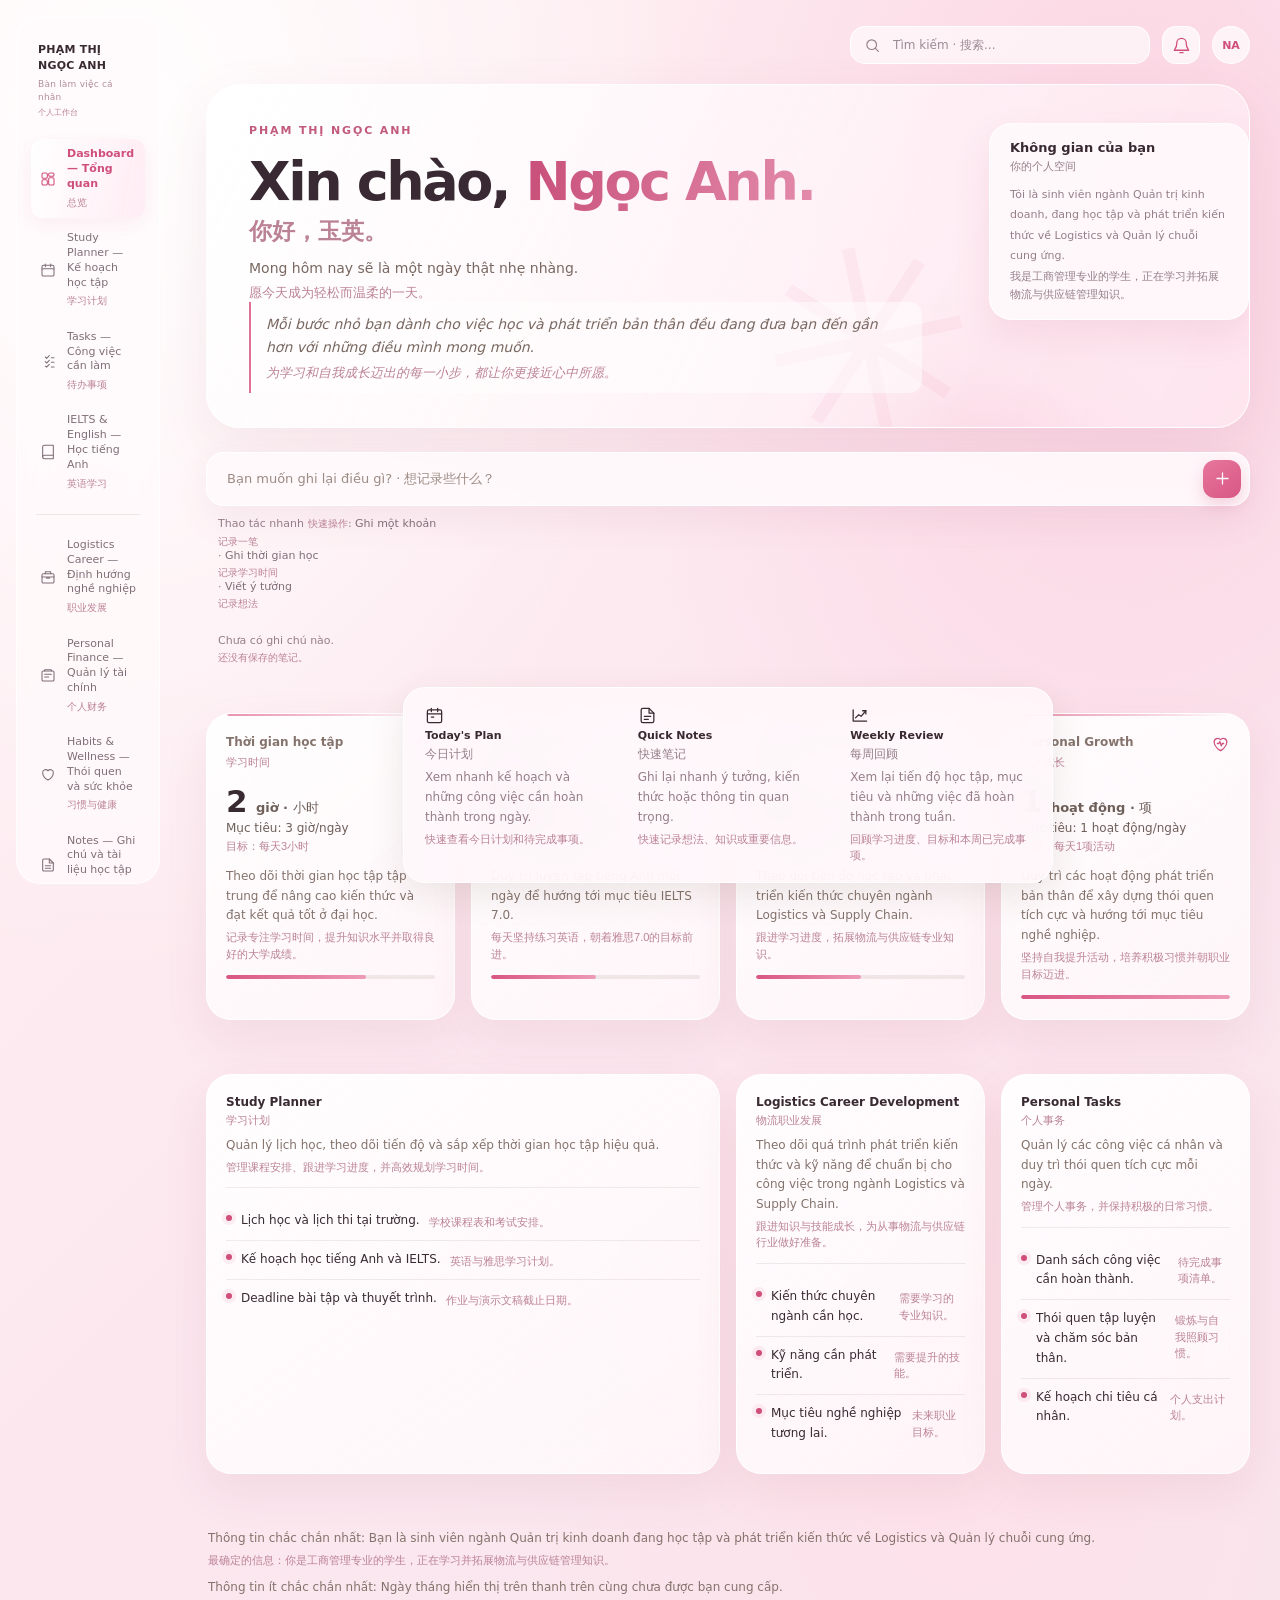
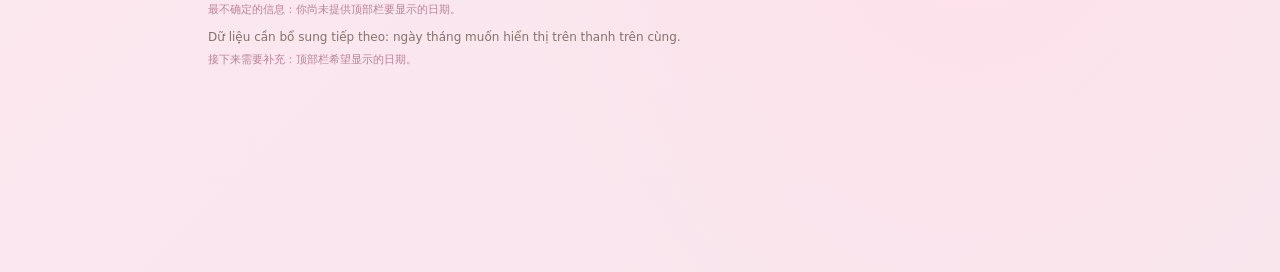
<file: index.html>
<!doctype html>
<html lang="vi">
<head>
<meta charset="utf-8">
<meta name="viewport" content="width=device-width, initial-scale=1">
<title>Không gian cá nhân · Phạm Thị Ngọc Anh</title>
<style>:root{--ink:#392a32;--muted:#957e89;--rose:#cf4e7b;--rose-soft:#e990ad;--glass:rgba(255,252,253,.78);--line:rgba(255,255,255,.94);--shadow:0 18px 45px rgba(152,75,105,.09);--radius:25px;--gap:16px}
*{box-sizing:border-box}
html{scroll-behavior:smooth;scroll-padding-top:32px}
body{margin:0;color:var(--ink);font-family:"Aptos","Segoe UI","Microsoft YaHei UI",system-ui,sans-serif;background:radial-gradient(ellipse at 10% 8%,rgba(255,255,255,.96),transparent 34%),radial-gradient(ellipse at 88% 12%,rgba(249,189,211,.48),transparent 33%),radial-gradient(ellipse at 76% 75%,rgba(255,222,232,.72),transparent 34%),linear-gradient(135deg,#fff1f3 0%,#fce7ef 48%,#f8e6ed 100%);position:relative;min-height:100vh}
button,input{font:inherit;color:inherit}button{cursor:pointer}
.app-shell{min-height:100vh;position:relative}
.side-nav{position:fixed;inset:16px auto 16px 16px;width:144px;padding:22px 14px;border:1px solid rgba(255,255,255,.82);border-radius:24px;background:rgba(255,250,252,.78);backdrop-filter:blur(18px);-webkit-backdrop-filter:blur(18px);z-index:5;overflow-y:auto}
.brand{font-size:11px;font-weight:750;padding:3px 7px 20px;letter-spacing:.02em;line-height:1.45}.brand small{display:block;margin-top:4px;color:#b28e9b;font-size:9px;font-weight:500}
main{max-width:1330px;margin-left:176px;padding:26px 30px 150px;min-width:0}
.topbar{display:flex;align-items:center;justify-content:space-between;color:var(--muted);font-size:12px;min-height:30px;margin-bottom:20px}.date-space{width:160px;min-height:1px}.top-tools{display:flex;align-items:center;gap:12px}.search-box{width:min(300px,38vw);height:38px;display:flex;align-items:center;gap:10px;padding:0 13px;border:1px solid var(--line);border-radius:15px;background:rgba(255,255,255,.62);color:var(--muted)}.search-box input{width:100%;border:0;outline:0;background:transparent;font-size:12px}.search-box input::placeholder{color:#9c8b96}.icon-button,.avatar{width:38px;height:38px;display:grid;place-items:center;border:1px solid var(--line);border-radius:14px;background:rgba(255,255,255,.68);color:var(--rose)}.avatar{border-radius:50%;font-size:11px;font-weight:700}
svg{width:19px;height:19px;fill:none;stroke:currentColor;stroke-width:1.6;stroke-linecap:round;stroke-linejoin:round}
.greeting{position:relative;isolation:isolate;overflow:hidden;padding:37px 42px 34px;min-height:284px;margin:0 0 24px;border:1px solid rgba(255,255,255,.96);border-radius:34px;background:linear-gradient(118deg,rgba(255,255,255,.91),rgba(255,247,250,.77) 55%,rgba(255,231,240,.8));box-shadow:0 22px 55px rgba(167,85,117,.105)}.greeting:before{content:"";position:absolute;z-index:-1;width:390px;height:390px;right:7%;bottom:-255px;border-radius:50%;background:radial-gradient(circle,rgba(231,133,166,.22),rgba(250,207,222,.16) 45%,transparent 72%)}.greeting:after{content:"✳";position:absolute;z-index:-1;right:26%;bottom:-49px;color:rgba(221,109,151,.075);font-size:260px;line-height:1;transform:rotate(-12deg);pointer-events:none}
.hero-kicker{display:block;margin:2px 0 16px;color:#c25a7e;font-size:11px;font-weight:800;letter-spacing:.17em;text-transform:uppercase}.greeting h1{max-width:calc(100% - 285px);margin:3px 0 11px;color:#382933;font-size:clamp(40px,5vw,54px);font-weight:760;letter-spacing:-.045em;line-height:1.06}.greeting h1 span{background:linear-gradient(100deg,#c84f79,#e38bab);-webkit-background-clip:text;background-clip:text;color:transparent}.greeting p{max-width:calc(100% - 285px);margin:0;color:#796861;font-size:14px;line-height:1.65}.greeting-card{position:absolute;right:0;top:38px;max-width:260px;padding:16px 20px;border:1px solid var(--line);border-radius:22px;background:var(--glass);box-shadow:0 16px 36px rgba(187,94,130,.12);backdrop-filter:blur(18px);z-index:1}.greeting-card b{display:block;margin-bottom:7px;font-size:13px}.greeting-card span{font-size:11px;color:var(--muted);line-height:1.6}.hero-quote{position:relative;z-index:1;max-width:calc(100% - 285px);margin:18px 0 0;padding:11px 15px;border-left:2px solid #df7298;border-radius:0 13px 13px 0;background:rgba(255,255,255,.53);color:#b75178;font-size:12px;font-style:italic;line-height:1.6}
.quick-entry{margin:4px 0 48px}.entry-field{display:flex;align-items:center;gap:12px;padding:7px 8px 7px 18px;min-height:52px;border:1px solid rgba(255,255,255,.98);border-radius:18px;background:rgba(255,250,252,.9);box-shadow:0 14px 34px rgba(167,85,117,.09);backdrop-filter:blur(16px);-webkit-backdrop-filter:blur(16px)}.entry-field:focus-within{border-color:#eda5bd;box-shadow:0 0 0 4px rgba(222,109,150,.1),0 14px 34px rgba(167,85,117,.09)}.entry-field input{min-width:0;flex:1;border:0;outline:0;background:transparent;font-size:13px}.entry-field input::placeholder{color:#9c8b83}.plus-button{width:38px;height:38px;display:grid;place-items:center;border:0;border-radius:12px;background:linear-gradient(145deg,#e6779d,#d85683);box-shadow:0 7px 15px rgba(207,78,123,.22);color:white}.plus-button svg{width:19px;height:19px}.quick-hint{margin:10px 12px 0;color:var(--muted);font-size:11px}.quick-hint span{color:#806f78}
.block{scroll-margin-top:32px;margin-bottom:54px}.metrics-grid{display:grid;grid-template-columns:repeat(4,minmax(0,1fr));gap:16px}.card{position:relative;overflow:hidden;min-width:0;border:1px solid var(--line);border-radius:var(--radius);background:linear-gradient(145deg,rgba(255,255,255,.92),rgba(255,250,252,.75));backdrop-filter:blur(18px);-webkit-backdrop-filter:blur(18px);box-shadow:var(--shadow);transition:transform .22s ease,box-shadow .22s ease,border-color .22s ease}.card:hover{transform:translateY(-3px);box-shadow:0 20px 42px rgba(173,77,116,.12);border-color:#fff}.metric-card{min-height:174px;padding:20px 19px}.metric-card:before{content:"";position:absolute;top:0;left:20px;right:20px;height:2px;border-radius:0 0 5px 5px;background:linear-gradient(90deg,#e990ad,rgba(233,144,173,0))}.metric-heading{display:flex;align-items:flex-start;justify-content:space-between;gap:8px;margin-bottom:14px;color:#85746d}.metric-heading h3{margin:0;font-size:11px;font-weight:600;line-height:1.4}.metric-icon{flex:none;color:var(--rose)}.metric-value{font-size:31px;line-height:1.1;font-weight:760;letter-spacing:-.04em;overflow-wrap:anywhere}.metric-value small{font-size:13px;letter-spacing:0;color:#6e5f59;font-weight:550}.metric-target{margin-top:3px;color:#6e5f59;font-size:12px}.metric-explanation{margin:12px 0 0;color:#84736c;font-size:11px;line-height:1.55}.progress{height:4px;margin-top:13px;border-radius:9px;background:rgba(120,89,72,.11);overflow:hidden}.progress i{display:block;height:100%;border-radius:9px;background:linear-gradient(90deg,#d95583,#ee9bb7)}
.modules-grid{display:grid;grid-template-columns:repeat(4,minmax(0,1fr));gap:16px}.module-card{min-height:206px;padding:20px 19px}.module-card.featured{grid-column:span 2}.module-card h3{margin:0 0 7px;font-size:14px;font-weight:760}.module-purpose{margin:0 0 14px;padding:0 0 12px;border-bottom:1px solid rgba(110,80,64,.1);color:#84736c;font-size:11px;line-height:1.55}.detail-list{display:grid;gap:0;margin:0;padding:0;list-style:none}.detail-list li{display:flex;gap:9px;align-items:flex-start;padding:9px 0;border-top:1px solid rgba(110,80,64,.1);font-size:11px;line-height:1.45}.detail-list li:first-child{border-top:0}.detail-list li:before{content:"";width:6px;height:6px;flex:none;margin-top:4px;border-radius:50%;background:var(--rose);box-shadow:0 0 0 4px rgba(217,94,136,.09)}
.closing-summary{margin:0 2px 54px;color:#84736c;font-size:12px;line-height:1.75}.summary-point{display:block;margin-top:9px}.summary-point:first-child{margin-top:0}
.nav-group{display:grid;gap:5px}.nav-link{display:flex;align-items:center;gap:9px;min-height:39px;padding:8px 7px;border-radius:12px;color:#806f78;text-decoration:none;font-size:11px;line-height:1.35;transition:background .18s,color .18s}.nav-link svg{width:20px;height:20px;padding:2px;flex:none}.nav-link:hover{background:rgba(255,255,255,.58);color:var(--ink)}.nav-link.active{background:linear-gradient(100deg,rgba(255,255,255,.98),rgba(255,235,243,.9));color:var(--rose);font-weight:700;box-shadow:0 6px 20px rgba(204,79,123,.08)}.nav-link.active svg{color:var(--rose)}.nav-divider{height:1px;margin:15px 5px;background:rgba(130,98,82,.13)}
.quick-access{position:fixed;z-index:6;bottom:17px;left:calc(50% + 88px);transform:translateX(-50%);display:flex;gap:8px;padding:9px;width:min(650px,calc(100% - 210px));border:1px solid rgba(255,255,255,.92);border-radius:22px;background:rgba(255,248,251,.9);backdrop-filter:blur(20px);-webkit-backdrop-filter:blur(20px);box-shadow:0 12px 36px rgba(80,54,40,.1)}.access-link{flex:1;min-width:0;padding:9px 12px;border-radius:15px;color:var(--ink);text-decoration:none;transition:background .18s,transform .18s}.access-link:hover{background:rgba(255,230,239,.8);transform:translateY(-2px)}.access-link strong{display:block;margin-bottom:4px;font-size:11px}.access-link small{display:block;color:var(--muted);font-size:10px;line-height:1.4}
.animate-in{animation:enter .55s ease both}@keyframes enter{from{opacity:0;transform:translateY(8px)}to{opacity:1;transform:translateY(0)}}
.zh{display:block;margin-top:3px;color:#bb8296;font-family:"PingFang SC","Source Han Sans SC","Microsoft YaHei UI",sans-serif;font-size:.92em;font-weight:450;letter-spacing:0;line-height:1.5;text-transform:none}
.quick-hint>.zh{display:inline;margin-left:4px}.quick-hint span .zh{display:block;margin-left:0}
.metric-explanation,.module-purpose,.detail-list li,.access-link small{font-size:12px;line-height:1.65}
.metric-heading h3,.module-card h3{font-size:12px}
.greeting h1 .zh{margin-top:7px;font-size:23px;font-weight:650;letter-spacing:0;line-height:1.25}
.notes-list{display:grid;gap:8px;margin:12px 0 0;padding:0;list-style:none}
.note-item{display:flex;align-items:flex-start;gap:10px;padding:12px 14px;border:1px solid rgba(255,255,255,.92);border-radius:15px;background:rgba(255,255,255,.62);box-shadow:0 5px 16px rgba(152,75,105,.05)}
.note-content{flex:1;min-width:0}.note-date{display:block;margin-top:5px;color:var(--muted);font-size:10px;line-height:1.45}
.note-text{flex:1;min-width:0;margin:0;font-size:12px;line-height:1.55;overflow-wrap:anywhere;white-space:pre-wrap}
.note-actions{display:flex;gap:6px;flex:none}
.note-actions button{padding:5px 8px;border:1px solid rgba(207,78,123,.2);border-radius:9px;background:rgba(255,255,255,.72);color:var(--muted);font-size:10px}
.note-actions button[data-action="edit"]{background:rgba(255,235,243,.78);color:var(--rose)}
.note-actions button .zh{font-size:9px;font-weight:500}
.note-actions button:hover{background:#fff0f5;color:var(--rose)}
.notes-empty{margin:10px 12px 0;color:var(--muted);font-size:11px}
@media(max-width:1000px){.side-nav{width:128px}.brand{font-size:10px}main{margin-left:158px;padding-right:22px}.metrics-grid{grid-template-columns:repeat(2,minmax(0,1fr))}.modules-grid{grid-template-columns:repeat(2,minmax(0,1fr))}.module-card.featured{grid-column:span 2}.greeting{min-height:0;padding:30px;margin:18px 0 22px}.greeting-card{position:static;margin-top:20px;width:max-content;max-width:100%}.greeting h1,.greeting p,.hero-quote{max-width:100%}.greeting:after{right:2%;font-size:190px}.quick-entry{margin-bottom:42px}}
@media(max-width:650px){.side-nav{position:sticky;inset:0 auto auto;width:auto;max-height:none;margin:0;padding:10px 12px;border-radius:0 0 18px 18px;display:flex;align-items:center;gap:8px;overflow-x:auto;overflow-y:hidden;background:rgba(255,250,252,.92)}.brand{flex:none;padding:0 8px 0 2px;white-space:nowrap}.nav-group{display:flex;gap:4px;flex:none}.nav-divider{height:22px;width:1px;margin:0 3px;flex:none}.nav-link{flex:none;white-space:nowrap;padding:8px 9px}.nav-link svg{width:20px;height:20px}.main{margin:0}main{margin:0;padding:16px 16px 115px}.topbar{font-size:11px}.date-space{width:1px}.top-tools{gap:8px}.search-box{width:auto;flex:1;max-width:300px}.greeting{padding:26px 22px;margin:14px 0 20px;border-radius:27px}.hero-kicker{font-size:9px;margin-bottom:13px}.greeting:after{right:-4%;bottom:-30px;font-size:145px}.greeting h1{font-size:40px;max-width:100%}.greeting p,.hero-quote{max-width:100%;font-size:13px}.greeting-card{max-width:none;width:100%}.quick-entry{margin-bottom:38px}.metrics-grid{gap:11px}.metric-card{min-height:150px;padding:16px 14px;border-radius:21px}.metric-value{font-size:25px}.modules-grid{grid-template-columns:repeat(2,minmax(0,1fr));gap:11px}.module-card{min-height:0;padding:16px 14px;border-radius:21px}.module-card.featured{grid-column:span 2}.block{margin-bottom:42px}.closing-summary{margin-bottom:42px}.quick-access{left:10px;right:10px;bottom:10px;width:auto;transform:none;gap:3px;padding:7px;border-radius:19px}.access-link{padding:8px 9px}.access-link strong{font-size:10px}.access-link small{font-size:9px}}
@media(max-width:390px){.metrics-grid,.modules-grid{grid-template-columns:1fr}.module-card.featured{grid-column:auto}.metric-card{min-height:0}.greeting h1{font-size:36px}.top-tools{gap:7px}.search-box{padding:0 9px}.quick-access{gap:2px;padding:6px}.access-link{padding:8px 5px}.access-link strong{font-size:9px}.access-link small{font-size:8px}}
@media(max-width:650px){.side-nav .nav-link .zh{display:none}}
@media(prefers-reduced-motion:reduce){*,*::before,*::after{scroll-behavior:auto!important;animation:none!important;transition:none!important}}</style>
</head>
<body>
<div class="app-shell">
<aside class="side-nav" aria-label="Điều hướng chính">
  
    <div class="brand">PHẠM THỊ NGỌC ANH<small>Bàn làm việc cá nhân<span class="zh" lang="zh-CN">个人工作台</span></small></div>
  <nav class="nav-group" aria-label="Thường dùng">
    <a class="nav-link" href="#overview"><svg viewBox="0 0 24 24" aria-hidden="true"><rect x="3" y="3" width="8" height="8" rx="2"></rect><rect x="13" y="3" width="8" height="5" rx="2"></rect><rect x="13" y="10" width="8" height="11" rx="2"></rect><rect x="3" y="13" width="8" height="8" rx="2"></rect></svg><span>Dashboard — Tổng quan<small class="zh" lang="zh-CN">总览</small></span></a>
    <a class="nav-link" href="#study-planner"><svg viewBox="0 0 24 24" aria-hidden="true"><rect x="3" y="5" width="18" height="16" rx="2"></rect><path d="M16 3v4M8 3v4M3 10h18"></path></svg><span>Study Planner — Kế hoạch học tập<small class="zh" lang="zh-CN">学习计划</small></span></a>
    <a class="nav-link" href="#tasks"><svg viewBox="0 0 24 24" aria-hidden="true"><path d="m8 6 2 2 4-4M8 13l2 2 4-4M8 20l2 1 4-4"></path><path d="M17 7h4M17 14h4M17 21h4"></path></svg><span>Tasks — Công việc cần làm<small class="zh" lang="zh-CN">待办事项</small></span></a>
    <a class="nav-link" href="#ielts"><svg viewBox="0 0 24 24" aria-hidden="true"><path d="M4 19.5A2.5 2.5 0 0 1 6.5 17H20"></path><path d="M6.5 2H20v20H6.5A2.5 2.5 0 0 1 4 19.5v-15A2.5 2.5 0 0 1 6.5 2Z"></path></svg><span>IELTS & English — Học tiếng Anh<small class="zh" lang="zh-CN">英语学习</small></span></a>
  </nav>
  <div class="nav-divider" role="separator"></div>
  <nav class="nav-group" aria-label="Khám phá thêm">
    <a class="nav-link" href="#career"><svg viewBox="0 0 24 24" aria-hidden="true"><rect x="3" y="7" width="18" height="14" rx="2"></rect><path d="M8 7V4h8v3M3 12h18M10 12v2h4v-2"></path></svg><span>Logistics Career — Định hướng nghề nghiệp<small class="zh" lang="zh-CN">职业发展</small></span></a>
    <a class="nav-link" href="#personal-finance"><svg viewBox="0 0 24 24" aria-hidden="true"><rect x="3" y="6" width="18" height="15" rx="2"></rect><path d="M7 6V4h10v2M7 11h10M7 15h6"></path></svg><span>Personal Finance — Quản lý tài chính<small class="zh" lang="zh-CN">个人财务</small></span></a>
    <a class="nav-link" href="#habits-wellness"><svg viewBox="0 0 24 24" aria-hidden="true"><path d="M12 21s-8-4.4-8-11a4.5 4.5 0 0 1 8-2.8A4.5 4.5 0 0 1 20 10c0 6.6-8 11-8 11Z"></path></svg><span>Habits & Wellness — Thói quen và sức khỏe<small class="zh" lang="zh-CN">习惯与健康</small></span></a>
    <a class="nav-link" href="#quick-entry"><svg viewBox="0 0 24 24" aria-hidden="true"><path d="M14 3H6a2 2 0 0 0-2 2v14a2 2 0 0 0 2 2h12a2 2 0 0 0 2-2V9z"></path><path d="M14 3v6h6M8 13h8M8 17h8"></path></svg><span>Notes — Ghi chú và tài liệu học tập<small class="zh" lang="zh-CN">笔记与学习资料</small></span></a>
  </nav>
</aside>

<main>
  <header class="topbar" id="dashboard">
    <div class="date-space" aria-label=""></div>
    <div class="top-tools">
      <label class="search-box" aria-label="Tìm kiếm · 搜索">
        <svg viewBox="0 0 24 24" aria-hidden="true"><circle cx="10.8" cy="10.8" r="6.8"></circle><path d="m16 16 4.2 4.2"></path></svg>
        <input type="search" placeholder="Tìm kiếm · 搜索..." aria-label="Tìm kiếm · 搜索">
      </label>
      <button class="icon-button" type="button" aria-label="Thông báo · 通知"><svg viewBox="0 0 24 24" aria-hidden="true"><path d="M18 9a6 6 0 0 0-12 0c0 7-3 7-3 9h18c0-2-3-2-3-9"></path><path d="M10 21h4"></path></svg></button>
      <div class="avatar" aria-label="Phạm Thị Ngọc Anh">NA</div>
    </div>
  </header>

  <section class="greeting" aria-labelledby="greeting-title">
    <span class="hero-kicker">PHẠM THỊ NGỌC ANH</span>
    <h1 id="greeting-title">Xin chào, <span>Ngọc Anh.</span><small class="zh" lang="zh-CN">你好，玉英。</small></h1>
    <p>Mong hôm nay sẽ là một ngày thật nhẹ nhàng.<span class="zh" lang="zh-CN">愿今天成为轻松而温柔的一天。</span></p>
    <div class="greeting-card"><b>Không gian của bạn<span class="zh" lang="zh-CN">你的个人空间</span></b><span>Tôi là sinh viên ngành Quản trị kinh doanh, đang học tập và phát triển kiến thức về Logistics và Quản lý chuỗi cung ứng.<span class="zh" lang="zh-CN">我是工商管理专业的学生，正在学习并拓展物流与供应链管理知识。</span></span></div>
    <p class="hero-quote">Mỗi bước nhỏ bạn dành cho việc học và phát triển bản thân đều đang đưa bạn đến gần hơn với những điều mình mong muốn.<span class="zh" lang="zh-CN">为学习和自我成长迈出的每一小步，都让你更接近心中所愿。</span></p>
  </section>

  <section class="quick-entry" id="quick-entry" aria-label="Ghi nhanh">
    <form class="entry-field" id="quick-entry-form" aria-label="Ghi nhanh">
      <input id="quick-entry-input" type="text" aria-label="Ghi nhanh · 快速记录" placeholder="Bạn muốn ghi lại điều gì? · 想记录些什么？" required>
      <button class="plus-button" type="submit" aria-label="Thêm"><svg viewBox="0 0 24 24" aria-hidden="true"><path d="M12 5v14M5 12h14"></path></svg></button>
    </form>
    <p class="quick-hint">Thao tác nhanh<small class="zh" lang="zh-CN">快速操作</small>: <span>Ghi một khoản<small class="zh" lang="zh-CN">记录一笔</small></span> · <span>Ghi thời gian học<small class="zh" lang="zh-CN">记录学习时间</small></span> · <span>Viết ý tưởng<small class="zh" lang="zh-CN">记录想法</small></span> <span class="quick-entry-status" id="quick-entry-status" role="status" aria-live="polite"></span></p>
    <ul class="notes-list" id="quick-notes-list" aria-label="Ghi chú đã lưu · 已保存的笔记"></ul>
    <p class="notes-empty" id="quick-notes-empty">Chưa có ghi chú nào.<span class="zh" lang="zh-CN">还没有保存的笔记。</span></p>
  </section>

  <section class="block" id="overview" aria-label="Bốn thẻ hàng trên">
    
    <div class="metrics-grid">
      <article class="card metric-card" id="study-time">
        <div class="metric-heading"><h3>Thời gian học tập<small class="zh" lang="zh-CN">学习时间</small></h3><svg class="metric-icon" viewBox="0 0 24 24" aria-hidden="true"><circle cx="12" cy="12" r="9"></circle><path d="M12 7v5l3 2"></path></svg></div>
        <div class="metric-value">2 <small>giờ · 小时</small></div><div class="metric-target">Mục tiêu: 3 giờ/ngày<span class="zh" lang="zh-CN">目标：每天3小时</span></div>
        <p class="metric-explanation">Theo dõi thời gian học tập tập trung để nâng cao kiến thức và đạt kết quả tốt ở đại học.<span class="zh" lang="zh-CN">记录专注学习时间，提升知识水平并取得良好的大学成绩。</span></p><div class="progress" role="img" aria-label="2 giờ trên mục tiêu 3 giờ · 2小时，目标3小时"><i style="width:67%"></i></div>
      </article>
      <article class="card metric-card" id="ielts">
        <div class="metric-heading"><h3>IELTS Practice<small class="zh" lang="zh-CN">雅思练习</small></h3><svg class="metric-icon" viewBox="0 0 24 24" aria-hidden="true"><path d="M4 19.5A2.5 2.5 0 0 1 6.5 17H20"></path><path d="M6.5 2H20v20H6.5A2.5 2.5 0 0 1 4 19.5v-15A2.5 2.5 0 0 1 6.5 2Z"></path><path d="M8 7h8M8 11h6"></path></svg></div>
        <div class="metric-value">30 <small>phút · 分钟</small></div><div class="metric-target">Mục tiêu: 60 phút/ngày<span class="zh" lang="zh-CN">目标：每天60分钟</span></div>
        <p class="metric-explanation">Duy trì luyện tập tiếng Anh mỗi ngày để hướng tới mục tiêu IELTS 7.0.<span class="zh" lang="zh-CN">每天坚持练习英语，朝着雅思7.0的目标前进。</span></p><div class="progress" role="img" aria-label="30 phút trên mục tiêu 60 phút · 30分钟，目标60分钟"><i style="width:50%"></i></div>
      </article>
      <article class="card metric-card" id="logistics-learning">
        <div class="metric-heading"><h3>Logistics Learning<small class="zh" lang="zh-CN">物流学习</small></h3><svg class="metric-icon" viewBox="0 0 24 24" aria-hidden="true"><path d="M3 7.5 12 3l9 4.5v9L12 21l-9-4.5z"></path><path d="m3.5 7.7 8.5 4.5 8.5-4.5M12 12.2V21M7.5 5.3l9 4.6"></path></svg></div>
        <div class="metric-value">1 <small>bài học · 课</small></div><div class="metric-target">Mục tiêu: 2 bài học/ngày<span class="zh" lang="zh-CN">目标：每天2课</span></div>
        <p class="metric-explanation">Theo dõi tiến độ học tập và phát triển kiến thức chuyên ngành Logistics và Supply Chain.<span class="zh" lang="zh-CN">跟进学习进度，拓展物流与供应链专业知识。</span></p><div class="progress" role="img" aria-label="1 bài học trên mục tiêu 2 bài học · 1课，目标2课"><i style="width:50%"></i></div>
      </article>
      <article class="card metric-card" id="personal-growth">
        <div class="metric-heading"><h3>Personal Growth<small class="zh" lang="zh-CN">个人成长</small></h3><svg class="metric-icon" viewBox="0 0 24 24" aria-hidden="true"><path d="M12 21s-8-4.4-8-11a4.5 4.5 0 0 1 8-2.8A4.5 4.5 0 0 1 20 10c0 6.6-8 11-8 11Z"></path><path d="M8 12h2l1.2-2.5L13 15l1.2-3H16"></path></svg></div>
        <div class="metric-value">1 <small>hoạt động · 项</small></div><div class="metric-target">Mục tiêu: 1 hoạt động/ngày<span class="zh" lang="zh-CN">目标：每天1项活动</span></div>
        <p class="metric-explanation">Duy trì các hoạt động phát triển bản thân để xây dựng thói quen tích cực và hướng tới mục tiêu nghề nghiệp.<span class="zh" lang="zh-CN">坚持自我提升活动，培养积极习惯并朝职业目标迈进。</span></p><div class="progress" role="img" aria-label="1 hoạt động trên mục tiêu 1 hoạt động · 1项活动，目标1项"><i style="width:100%"></i></div>
      </article>
    </div>
  </section>

  <section class="block" id="planner" aria-label="Ba thẻ hàng dưới">
    
    <div class="modules-grid">
      <article class="card module-card featured" id="study-planner">
        <h3>Study Planner<small class="zh" lang="zh-CN">学习计划</small></h3><p class="module-purpose">Quản lý lịch học, theo dõi tiến độ và sắp xếp thời gian học tập hiệu quả.<span class="zh" lang="zh-CN">管理课程安排、跟进学习进度，并高效规划学习时间。</span></p>
        <ul class="detail-list"><li>Lịch học và lịch thi tại trường.<span class="zh" lang="zh-CN">学校课程表和考试安排。</span></li><li>Kế hoạch học tiếng Anh và IELTS.<span class="zh" lang="zh-CN">英语与雅思学习计划。</span></li><li>Deadline bài tập và thuyết trình.<span class="zh" lang="zh-CN">作业与演示文稿截止日期。</span></li></ul>
      </article>
      <article class="card module-card" id="career">
        <h3>Logistics Career Development<small class="zh" lang="zh-CN">物流职业发展</small></h3><p class="module-purpose">Theo dõi quá trình phát triển kiến thức và kỹ năng để chuẩn bị cho công việc trong ngành Logistics và Supply Chain.<span class="zh" lang="zh-CN">跟进知识与技能成长，为从事物流与供应链行业做好准备。</span></p>
        <ul class="detail-list"><li>Kiến thức chuyên ngành cần học.<span class="zh" lang="zh-CN">需要学习的专业知识。</span></li><li>Kỹ năng cần phát triển.<span class="zh" lang="zh-CN">需要提升的技能。</span></li><li>Mục tiêu nghề nghiệp tương lai.<span class="zh" lang="zh-CN">未来职业目标。</span></li></ul>
      </article>
      <article class="card module-card" id="tasks">
        <h3>Personal Tasks<small class="zh" lang="zh-CN">个人事务</small></h3><p class="module-purpose">Quản lý các công việc cá nhân và duy trì thói quen tích cực mỗi ngày.<span class="zh" lang="zh-CN">管理个人事务，并保持积极的日常习惯。</span></p>
        <ul class="detail-list"><li>Danh sách công việc cần hoàn thành.<span class="zh" lang="zh-CN">待完成事项清单。</span></li><li id="habits-wellness">Thói quen tập luyện và chăm sóc bản thân.<span class="zh" lang="zh-CN">锻炼与自我照顾习惯。</span></li><li id="personal-finance">Kế hoạch chi tiêu cá nhân.<span class="zh" lang="zh-CN">个人支出计划。</span></li></ul>
      </article>
    </div>
  </section>
  <p class="closing-summary"><span class="summary-point">Thông tin chắc chắn nhất: Bạn là sinh viên ngành Quản trị kinh doanh đang học tập và phát triển kiến thức về Logistics và Quản lý chuỗi cung ứng.<span class="zh" lang="zh-CN">最确定的信息：你是工商管理专业的学生，正在学习并拓展物流与供应链管理知识。</span></span><span class="summary-point">Thông tin ít chắc chắn nhất: Ngày tháng hiển thị trên thanh trên cùng chưa được bạn cung cấp.<span class="zh" lang="zh-CN">最不确定的信息：你尚未提供顶部栏要显示的日期。</span></span><span class="summary-point">Dữ liệu cần bổ sung tiếp theo: ngày tháng muốn hiển thị trên thanh trên cùng.<span class="zh" lang="zh-CN">接下来需要补充：顶部栏希望显示的日期。</span></span></p>
</main>

<footer class="quick-access" aria-label="Truy cập nhanh">
  <a class="access-link" href="#planner"><svg viewBox="0 0 24 24" aria-hidden="true"><rect x="3" y="5" width="18" height="16" rx="2"></rect><path d="M16 3v4M8 3v4M3 10h18M8 14h3"></path></svg><span><strong>Today's Plan<small class="zh" lang="zh-CN">今日计划</small></strong><small>Xem nhanh kế hoạch và những công việc cần hoàn thành trong ngày.<span class="zh" lang="zh-CN">快速查看今日计划和待完成事项。</span></small></span></a>
  <a class="access-link" href="#quick-entry"><svg viewBox="0 0 24 24" aria-hidden="true"><path d="M14 3H6a2 2 0 0 0-2 2v14a2 2 0 0 0 2 2h12a2 2 0 0 0 2-2V9z"></path><path d="M14 3v6h6M8 13h8M8 17h5"></path></svg><span><strong>Quick Notes<small class="zh" lang="zh-CN">快速笔记</small></strong><small>Ghi lại nhanh ý tưởng, kiến thức hoặc thông tin quan trọng.<span class="zh" lang="zh-CN">快速记录想法、知识或重要信息。</span></small></span></a>
  <a class="access-link" href="#overview"><svg viewBox="0 0 24 24" aria-hidden="true"><path d="M4 19V5M4 19h17"></path><path d="m7 15 4-4 3 2 6-7"></path><path d="M16 6h4v4"></path></svg><span><strong>Weekly Review<small class="zh" lang="zh-CN">每周回顾</small></strong><small>Xem lại tiến độ học tập, mục tiêu và những việc đã hoàn thành trong tuần.<span class="zh" lang="zh-CN">回顾学习进度、目标和本周已完成事项。</span></small></span></a>
</footer>


</div>


<script>
(function(){
  const links=Array.from(document.querySelectorAll(".nav-link"));
  const navItems=links.map(function(link){
    const href=link.getAttribute("href");
    return {link:link,target:href?document.getElementById(href.slice(1)):null};
  }).filter(function(item){return item.target;});
  const reducedMotion=window.matchMedia("(prefers-reduced-motion: reduce)").matches;
  let clickLock=null;
  let settleTimer=0;
  let framePending=false;
  let animatedTarget=null;

  function setActiveLink(active){
    links.forEach(function(link){link.classList.toggle("active",link===active);});
  }
  function updateActiveLink(){
    if(clickLock){setActiveLink(clickLock.link);return;}
    const activationLine=Math.min(150,Math.max(70,window.innerHeight*.18));
    const positioned=navItems.map(function(item){
      return {item:item,top:item.target.getBoundingClientRect().top};
    });
    const passed=positioned.filter(function(entry){return entry.top<=activationLine;}).sort(function(a,b){return a.top-b.top;});
    const current=passed.length?passed[passed.length-1].item:navItems[0];
    setActiveLink(current.link);
  }
  function finishClickScroll(){
    if(!clickLock)return;
    const clickedLink=clickLock.link;
    clickLock=null;
    window.clearTimeout(settleTimer);
    setActiveLink(clickedLink);
  }
  function onScroll(){
    if(clickLock){setActiveLink(clickLock.link);return;}
    if(framePending)return;
    framePending=true;
    window.requestAnimationFrame(function(){framePending=false;updateActiveLink();});
  }
  function animateTarget(target){
    if(reducedMotion)return;
    if(animatedTarget)animatedTarget.classList.remove("animate-in");
    animatedTarget=target;
    target.classList.remove("animate-in");
    void target.offsetWidth;
    target.classList.add("animate-in");
    target.addEventListener("animationend",function(){
      target.classList.remove("animate-in");
      if(animatedTarget===target)animatedTarget=null;
    },{once:true});
  }

  links.forEach(function(link){
    link.addEventListener("click",function(){
      const href=link.getAttribute("href");
      const target=href?document.getElementById(href.slice(1)):null;
      if(!target)return;
      clickLock={link:link,target:target};
      window.clearTimeout(settleTimer);
      setActiveLink(link);
      animateTarget(target);
      settleTimer=window.setTimeout(finishClickScroll,2500);
    });
  });
  window.addEventListener("scroll",onScroll,{passive:true});
  window.addEventListener("scrollend",finishClickScroll);
  window.addEventListener("resize",updateActiveLink);
  updateActiveLink();

  const form=document.getElementById("quick-entry-form");
  const input=document.getElementById("quick-entry-input");
  const status=document.getElementById("quick-entry-status");
  const notesList=document.getElementById("quick-notes-list");
  const notesEmpty=document.getElementById("quick-notes-empty");
  const notesStorageKey="pham-thi-ngoc-anh-quick-notes-v1";
  let notes=[];
  try{notes=JSON.parse(localStorage.getItem(notesStorageKey)||"[]");if(!Array.isArray(notes))notes=[];}catch(error){notes=[];}

  function saveNotes(){
    try{localStorage.setItem(notesStorageKey,JSON.stringify(notes));return true;}
    catch(error){status.textContent="Không lưu được ghi chú trên trình duyệt này · 无法在此浏览器中保存笔记";return false;}
  }
  function renderNotes(){
    notesList.replaceChildren();
    notesEmpty.hidden=notes.length>0;
    notes.forEach(function(note,index){
      const item=document.createElement("li");item.className="note-item";
      const content=document.createElement("div");content.className="note-content";
      const text=document.createElement("p");text.className="note-text";text.textContent=note.text;
      let createdAt=Number(note.createdAt);
      if(!Number.isFinite(createdAt)||!Number.isFinite(new Date(createdAt).getTime())){createdAt=Date.now();note.createdAt=createdAt;}
      const createdDate=new Date(createdAt);
      const date=document.createElement("time");date.className="note-date";date.dateTime=createdDate.toISOString();
      const viDate=new Intl.DateTimeFormat("vi-VN",{dateStyle:"short",timeStyle:"short"}).format(createdDate);
      const zhDate=new Intl.DateTimeFormat("zh-CN",{dateStyle:"short",timeStyle:"short"}).format(createdDate);
      date.textContent="Đã ghi · "+viDate+" / 记录于 · "+zhDate;
      const actions=document.createElement("div");actions.className="note-actions";
      const edit=document.createElement("button");edit.type="button";edit.dataset.action="edit";edit.innerHTML='Sửa<small class="zh" lang="zh-CN">编辑</small>';edit.setAttribute("aria-label","Sửa ghi chú · 编辑笔记");
      const remove=document.createElement("button");remove.type="button";remove.dataset.action="delete";remove.innerHTML='Xóa<small class="zh" lang="zh-CN">删除</small>';remove.setAttribute("aria-label","Xóa ghi chú · 删除笔记");
      edit.addEventListener("click",function(){
        const revised=window.prompt("Chỉnh sửa ghi chú · 编辑笔记",note.text);
        if(revised===null)return;
        if(!revised.trim()){status.textContent="Ghi chú không được để trống · 笔记不能为空";return;}
        const previous=notes[index].text;notes[index].text=revised.trim();
        if(saveNotes()){renderNotes();status.textContent="Đã cập nhật ghi chú · 笔记已更新";}else{notes[index].text=previous;}
      });
      remove.addEventListener("click",function(){
        const removed=notes.splice(index,1)[0];
        if(saveNotes()){renderNotes();status.textContent="Đã xóa ghi chú · 笔记已删除";}else{notes.splice(index,0,removed);}
      });
      content.append(text,date);actions.append(edit,remove);item.append(content,actions);notesList.append(item);
    });
  }
  renderNotes();
  form.addEventListener("submit",function(event){
    event.preventDefault();
    const value=input.value.trim();
    if(!value){input.focus();return;}
    notes.unshift({text:value,createdAt:Date.now()});
    if(!saveNotes()){notes.shift();return;}
    renderNotes();
    status.textContent="Đã lưu ghi chú · 笔记已保存";
    input.value="";
    input.focus();
  });
  input.addEventListener("input",function(){status.textContent="";});

})();
</script>
</body>
</html>
</file>
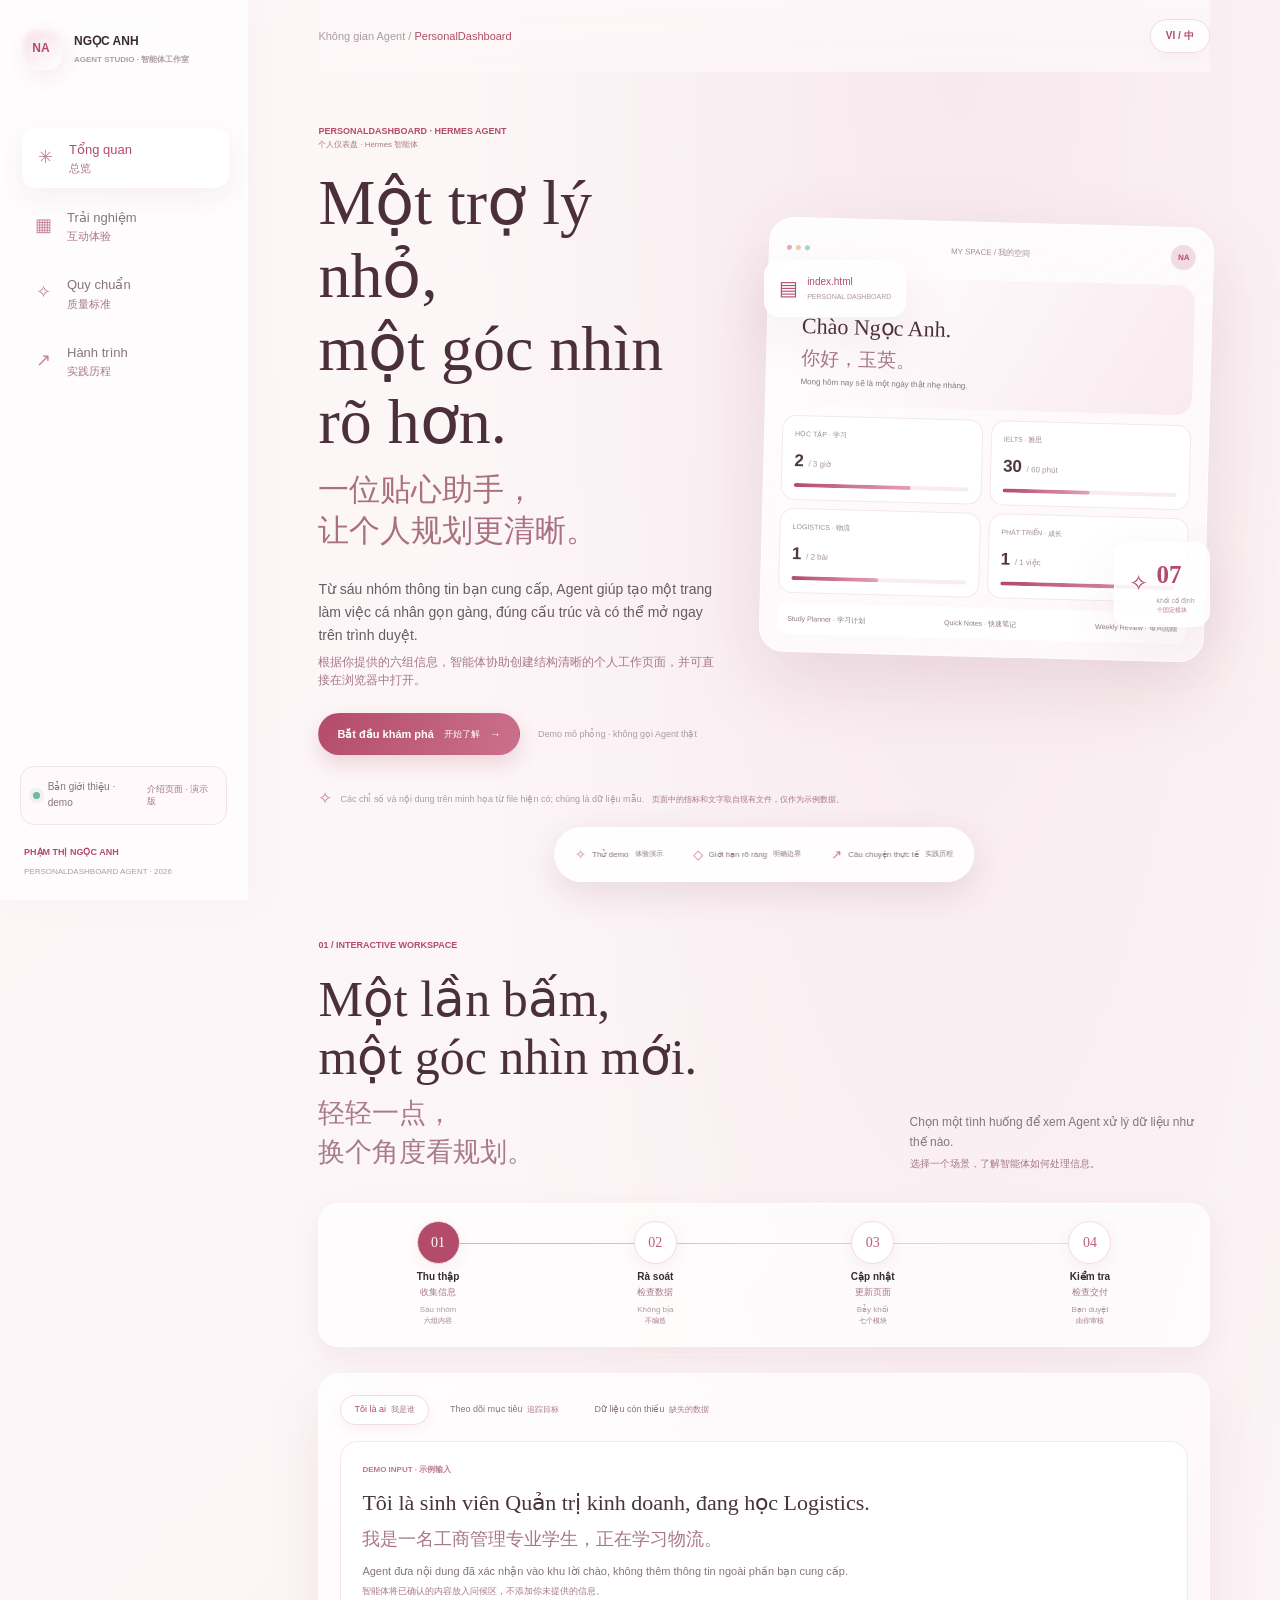
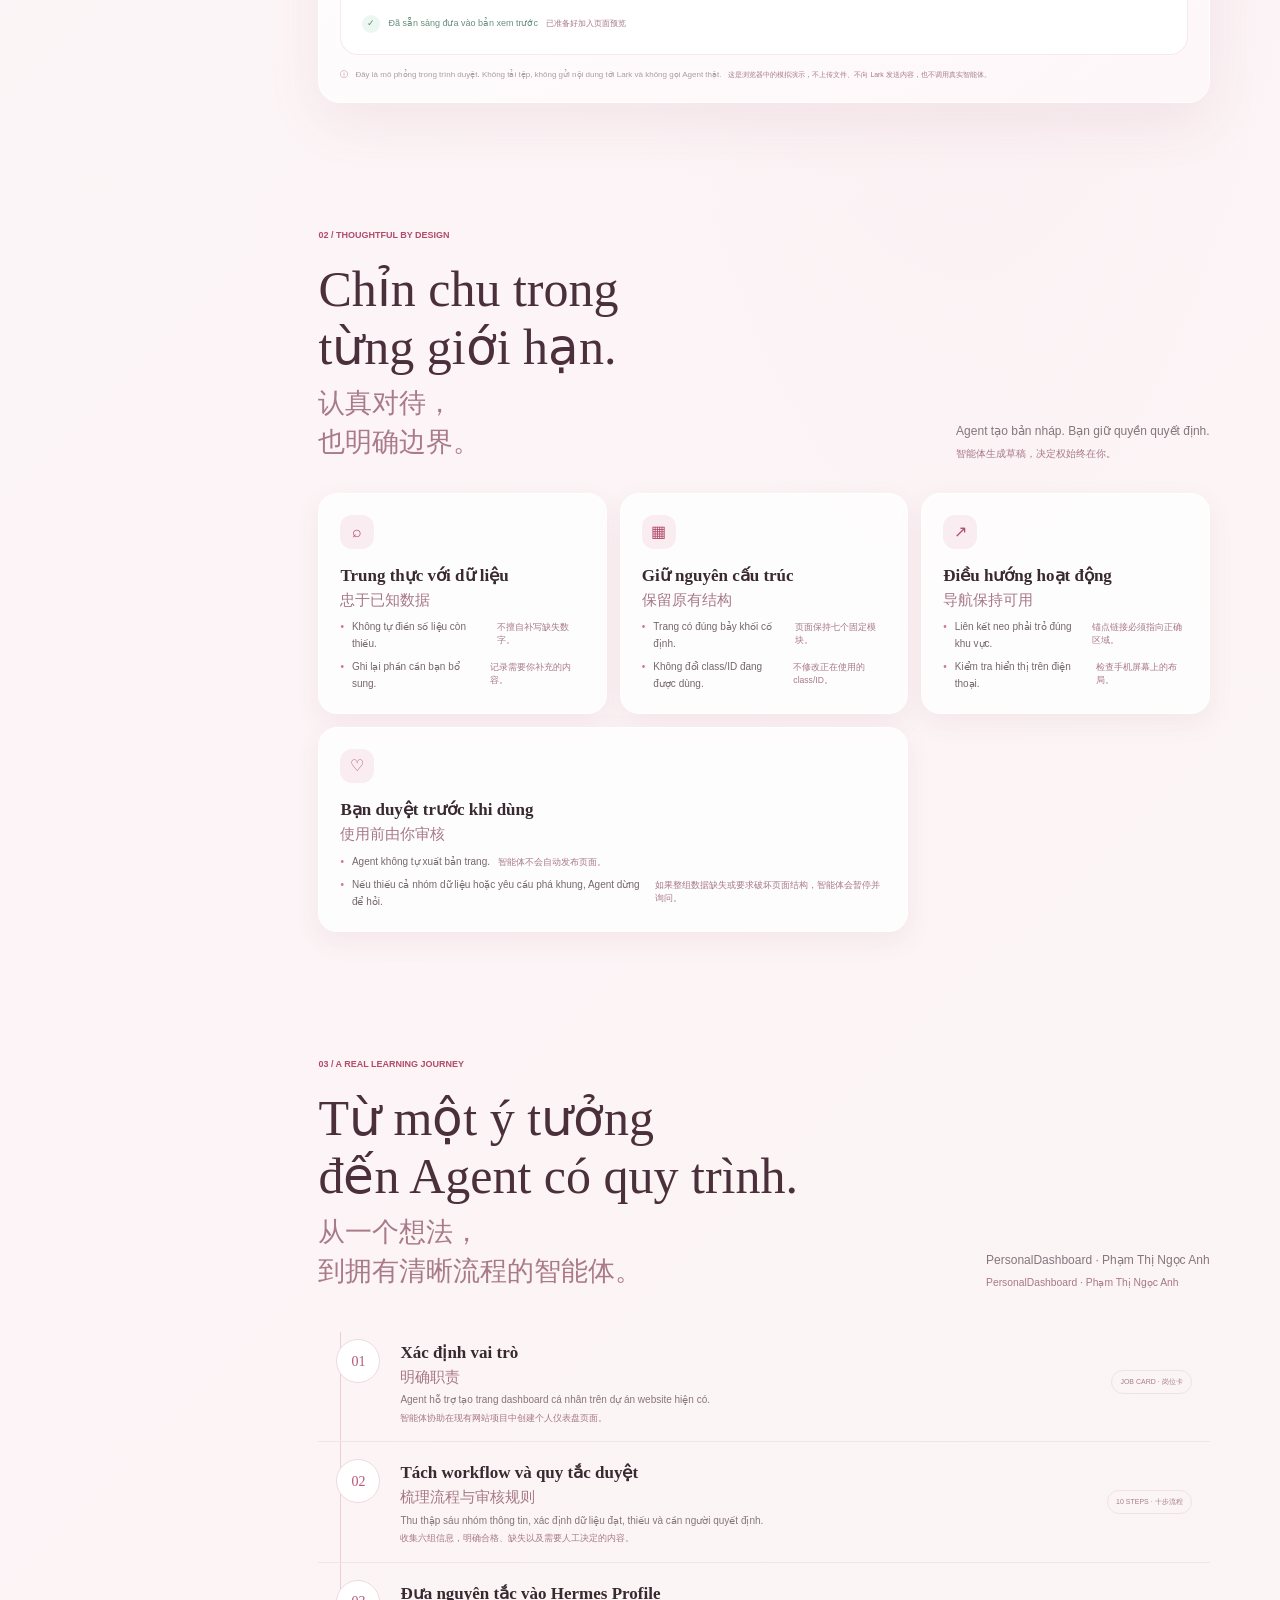
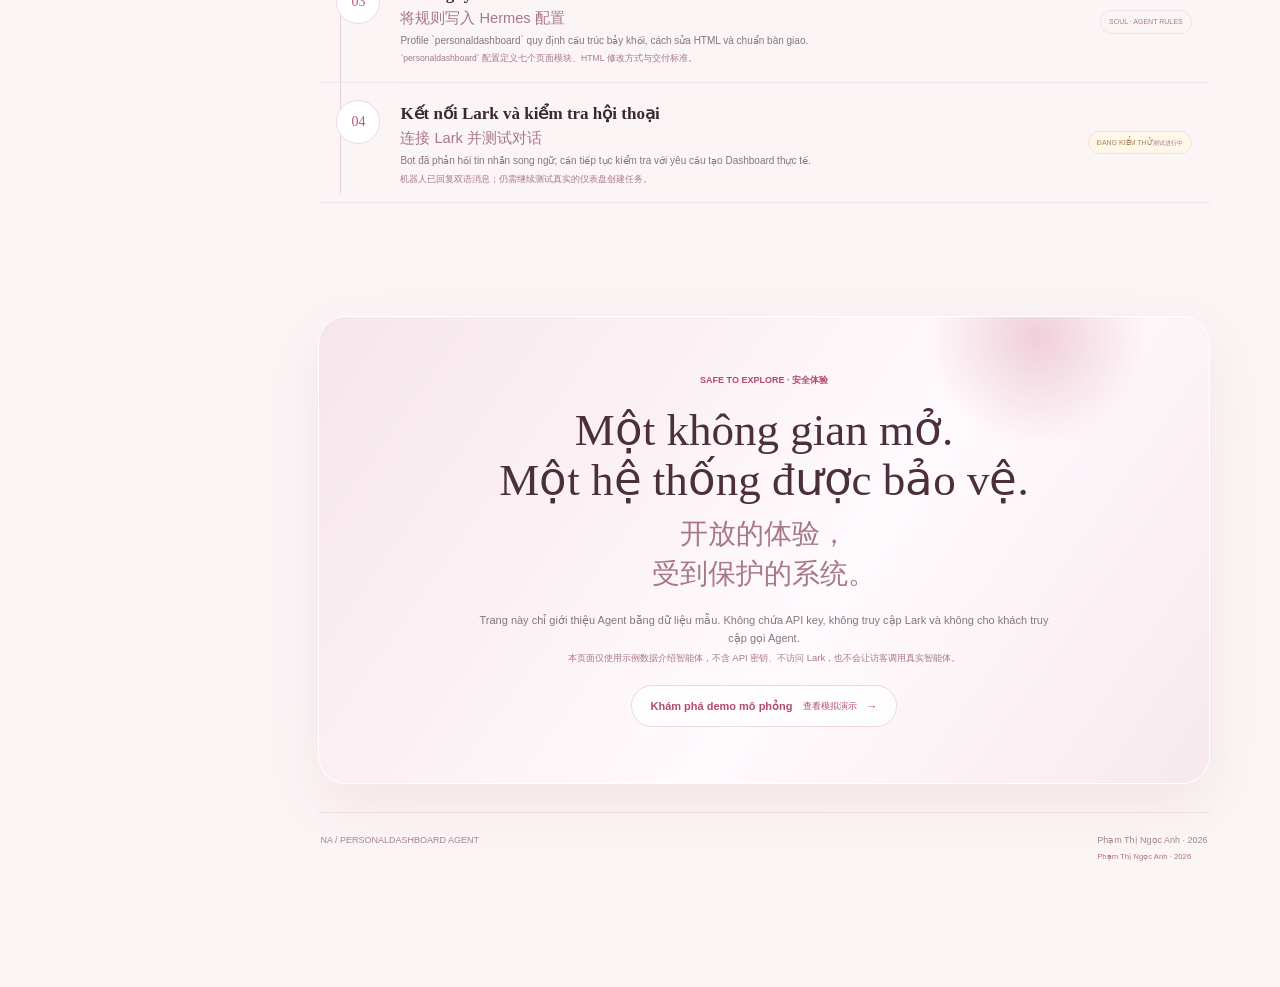
<file: AgentShowcase/index.html>
<!doctype html>
<html lang="vi">
<head>
  <meta charset="utf-8">
  <meta name="viewport" content="width=device-width, initial-scale=1">
  <meta name="description" content="Không gian giới thiệu song ngữ cho Hermes PersonalDashboard Agent của Phạm Thị Ngọc Anh.">
  <title>Không gian Agent của Ngọc Anh · PersonalDashboard</title>
  <link rel="stylesheet" href="styles.css">
  <script src="script.js" defer></script>
</head>
<body class="lang-both">
  <aside class="sidebar" aria-label="Điều hướng chính / 主导航">
    <a class="brand" href="#overview"><span class="brand-mark">NA</span><span>NGỌC ANH<small>AGENT STUDIO · 智能体工作室</small></span></a>
    <nav class="side-links">
      <a class="side-link is-active" href="#overview"><span class="nav-icon">✳</span><span><span class="vi">Tổng quan</span><span class="zh">总览</span></span></a>
      <a class="side-link" href="#workspace"><span class="nav-icon">▦</span><span><span class="vi">Trải nghiệm</span><span class="zh">互动体验</span></span></a>
      <a class="side-link" href="#standards"><span class="nav-icon">✧</span><span><span class="vi">Quy chuẩn</span><span class="zh">质量标准</span></span></a>
      <a class="side-link" href="#journey"><span class="nav-icon">↗</span><span><span class="vi">Hành trình</span><span class="zh">实践历程</span></span></a>
    </nav>
    <div class="sidebar-note"><span class="status-dot"></span><span class="vi">Bản giới thiệu · demo</span><span class="zh">介绍页面 · 演示版</span></div>
    <div class="sidebar-bottom"><span>PHẠM THỊ NGỌC ANH</span><small>PERSONALDASHBOARD AGENT · 2026</small></div>
  </aside>

  <main id="overview" class="main-content">
    <header class="topbar"><div class="crumb">Không gian Agent / <span>PersonalDashboard</span></div><button class="language-toggle" type="button" aria-label="Chuyển ngôn ngữ">VI / 中</button></header>

    <section class="hero section-anchor" aria-labelledby="hero-title">
      <div class="hero-copy">
        <p class="eyebrow"><span class="vi">PERSONALDASHBOARD · HERMES AGENT</span><span class="zh">个人仪表盘 · Hermes 智能体</span></p>
        <h1 id="hero-title"><span class="vi">Một trợ lý nhỏ,<br>một góc nhìn rõ hơn.</span><span class="zh">一位贴心助手，<br>让个人规划更清晰。</span></h1>
        <p class="hero-lede"><span class="vi">Từ sáu nhóm thông tin bạn cung cấp, Agent giúp tạo một trang làm việc cá nhân gọn gàng, đúng cấu trúc và có thể mở ngay trên trình duyệt.</span><span class="zh">根据你提供的六组信息，智能体协助创建结构清晰的个人工作页面，并可直接在浏览器中打开。</span></p>
        <div class="hero-actions"><a class="button button-primary" href="#workspace"><span class="vi">Bắt đầu khám phá</span><span class="zh">开始了解</span><span aria-hidden="true">→</span></a><span class="hero-caption"><span class="vi">Demo mô phỏng · không gọi Agent thật</span><span class="zh">模拟演示 · 不调用真实智能体</span></span></div>
      </div>
      <div class="hero-art" aria-label="Minh họa thẻ dashboard / 仪表盘卡片示意">
        <div class="floating-label file-label"><span class="file-icon">▤</span><span>index.html<small>PERSONAL DASHBOARD</small></span></div>
        <div class="preview-window">
          <div class="window-top"><span class="window-dots"><i></i><i></i><i></i></span><span>MY SPACE / 我的空间</span><span class="window-avatar">NA</span></div>
          <div class="preview-greeting"><small>THỨ HAI · MONDAY</small><strong><span class="vi">Chào Ngọc Anh.</span><span class="zh">你好，玉英。</span></strong><p><span class="vi">Mong hôm nay sẽ là một ngày thật nhẹ nhàng.</span><span class="zh">愿今天成为轻松而温柔的一天。</span></p></div>
          <div class="preview-metrics"><div><small>HỌC TẬP · 学习</small><b>2 <em>/ 3 giờ</em></b><span class="progress"><i style="width:67%"></i></span></div><div><small>IELTS · 雅思</small><b>30 <em>/ 60 phút</em></b><span class="progress"><i style="width:50%"></i></span></div><div><small>LOGISTICS · 物流</small><b>1 <em>/ 2 bài</em></b><span class="progress"><i style="width:50%"></i></span></div><div><small>PHÁT TRIỂN · 成长</small><b>1 <em>/ 1 việc</em></b><span class="progress"><i style="width:100%"></i></span></div></div>
          <div class="preview-bottom"><span>Study Planner · 学习计划</span><span>Quick Notes · 快速笔记</span><span>Weekly Review · 每周回顾</span></div>
        </div>
        <div class="floating-label structure-label"><span class="sparkle">✧</span><span><b>07</b><small><span class="vi">khối cố định</span><span class="zh">个固定模块</span></small></span></div>
        <div class="art-orbit orbit-one"></div><div class="art-orbit orbit-two"></div>
      </div>
      <div class="hero-footnote"><span>✧</span><span class="vi">Các chỉ số và nội dung trên minh họa từ file hiện có; chúng là dữ liệu mẫu.</span><span class="zh">页面中的指标和文字取自现有文件，仅作为示例数据。</span></div>
    </section>

    <section id="workspace" class="section section-anchor">
      <div class="section-heading"><div><p class="eyebrow">01 / INTERACTIVE WORKSPACE</p><h2><span class="vi">Một lần bấm,<br>một góc nhìn mới.</span><span class="zh">轻轻一点，<br>换个角度看规划。</span></h2></div><p class="section-intro"><span class="vi">Chọn một tình huống để xem Agent xử lý dữ liệu như thế nào.</span><span class="zh">选择一个场景，了解智能体如何处理信息。</span></p></div>
      <div class="process-track" aria-label="Bốn bước xử lý / 四个处理步骤">
        <div class="process-step is-current"><span>01</span><b><span class="vi">Thu thập</span><span class="zh">收集信息</span></b><small><span class="vi">Sáu nhóm</span><span class="zh">六组内容</span></small></div>
        <div class="process-step"><span>02</span><b><span class="vi">Rà soát</span><span class="zh">检查数据</span></b><small><span class="vi">Không bịa</span><span class="zh">不编造</span></small></div>
        <div class="process-step"><span>03</span><b><span class="vi">Cập nhật</span><span class="zh">更新页面</span></b><small><span class="vi">Bảy khối</span><span class="zh">七个模块</span></small></div>
        <div class="process-step"><span>04</span><b><span class="vi">Kiểm tra</span><span class="zh">检查交付</span></b><small><span class="vi">Bạn duyệt</span><span class="zh">由你审核</span></small></div>
      </div>
      <div class="demo-lab">
        <div class="demo-tabs" role="tablist" aria-label="Chọn dữ liệu demo / 选择演示场景">
          <button class="demo-tab is-selected" type="button" role="tab" aria-selected="true" data-demo="identity"><span class="vi">Tôi là ai</span><span class="zh">我是谁</span></button>
          <button class="demo-tab" type="button" role="tab" aria-selected="false" data-demo="metrics"><span class="vi">Theo dõi mục tiêu</span><span class="zh">追踪目标</span></button>
          <button class="demo-tab" type="button" role="tab" aria-selected="false" data-demo="missing"><span class="vi">Dữ liệu còn thiếu</span><span class="zh">缺失的数据</span></button>
        </div>
        <div class="demo-panel" id="demo-panel" role="tabpanel" aria-live="polite"><div class="demo-kicker">DEMO INPUT · 示例输入</div><h3><span class="vi">Tôi là sinh viên Quản trị kinh doanh, đang học Logistics.</span><span class="zh">我是一名工商管理专业学生，正在学习物流。</span></h3><p><span class="vi">Agent đưa nội dung đã xác nhận vào khu lời chào, không thêm thông tin ngoài phần bạn cung cấp.</span><span class="zh">智能体将已确认的内容放入问候区，不添加你未提供的信息。</span></p><div class="demo-result"><span>✓</span><span class="vi">Đã sẵn sàng đưa vào bản xem trước</span><span class="zh">已准备好加入页面预览</span></div></div>
        <div class="demo-disclaimer"><span>ⓘ</span><span class="vi">Đây là mô phỏng trong trình duyệt. Không tải tệp, không gửi nội dung tới Lark và không gọi Agent thật.</span><span class="zh">这是浏览器中的模拟演示，不上传文件、不向 Lark 发送内容，也不调用真实智能体。</span></div>
      </div>
    </section>

    <section id="standards" class="section section-anchor">
      <div class="section-heading"><div><p class="eyebrow">02 / THOUGHTFUL BY DESIGN</p><h2><span class="vi">Chỉn chu trong<br>từng giới hạn.</span><span class="zh">认真对待，<br>也明确边界。</span></h2></div><p class="section-intro"><span class="vi">Agent tạo bản nháp. Bạn giữ quyền quyết định.</span><span class="zh">智能体生成草稿，决定权始终在你。</span></p></div>
      <div class="principles-grid">
        <article class="principle-card"><span class="principle-icon">⌕</span><h3><span class="vi">Trung thực với dữ liệu</span><span class="zh">忠于已知数据</span></h3><ul><li><span class="vi">Không tự điền số liệu còn thiếu.</span><span class="zh">不擅自补写缺失数字。</span></li><li><span class="vi">Ghi lại phần cần bạn bổ sung.</span><span class="zh">记录需要你补充的内容。</span></li></ul></article>
        <article class="principle-card"><span class="principle-icon">▦</span><h3><span class="vi">Giữ nguyên cấu trúc</span><span class="zh">保留原有结构</span></h3><ul><li><span class="vi">Trang có đúng bảy khối cố định.</span><span class="zh">页面保持七个固定模块。</span></li><li><span class="vi">Không đổi class/ID đang được dùng.</span><span class="zh">不修改正在使用的 class/ID。</span></li></ul></article>
        <article class="principle-card"><span class="principle-icon">↗</span><h3><span class="vi">Điều hướng hoạt động</span><span class="zh">导航保持可用</span></h3><ul><li><span class="vi">Liên kết neo phải trỏ đúng khu vực.</span><span class="zh">锚点链接必须指向正确区域。</span></li><li><span class="vi">Kiểm tra hiển thị trên điện thoại.</span><span class="zh">检查手机屏幕上的布局。</span></li></ul></article>
        <article class="principle-card principle-wide"><span class="principle-icon">♡</span><h3><span class="vi">Bạn duyệt trước khi dùng</span><span class="zh">使用前由你审核</span></h3><ul><li><span class="vi">Agent không tự xuất bản trang.</span><span class="zh">智能体不会自动发布页面。</span></li><li><span class="vi">Nếu thiếu cả nhóm dữ liệu hoặc yêu cầu phá khung, Agent dừng để hỏi.</span><span class="zh">如果整组数据缺失或要求破坏页面结构，智能体会暂停并询问。</span></li></ul></article>
      </div>
    </section>

    <section id="journey" class="section section-anchor">
      <div class="section-heading"><div><p class="eyebrow">03 / A REAL LEARNING JOURNEY</p><h2><span class="vi">Từ một ý tưởng<br>đến Agent có quy trình.</span><span class="zh">从一个想法，<br>到拥有清晰流程的智能体。</span></h2></div><p class="section-intro"><span class="vi">PersonalDashboard · Phạm Thị Ngọc Anh</span><span class="zh">PersonalDashboard · Phạm Thị Ngọc Anh</span></p></div>
      <div class="journey-list">
        <article class="journey-item"><div class="journey-index">01</div><div><h3><span class="vi">Xác định vai trò</span><span class="zh">明确职责</span></h3><p><span class="vi">Agent hỗ trợ tạo trang dashboard cá nhân trên dự án website hiện có.</span><span class="zh">智能体协助在现有网站项目中创建个人仪表盘页面。</span></p></div><span class="journey-tag">JOB CARD · 岗位卡</span></article>
        <article class="journey-item"><div class="journey-index">02</div><div><h3><span class="vi">Tách workflow và quy tắc duyệt</span><span class="zh">梳理流程与审核规则</span></h3><p><span class="vi">Thu thập sáu nhóm thông tin, xác định dữ liệu đạt, thiếu và cần người quyết định.</span><span class="zh">收集六组信息，明确合格、缺失以及需要人工决定的内容。</span></p></div><span class="journey-tag">10 STEPS · 十步流程</span></article>
        <article class="journey-item"><div class="journey-index">03</div><div><h3><span class="vi">Đưa nguyên tắc vào Hermes Profile</span><span class="zh">将规则写入 Hermes 配置</span></h3><p><span class="vi">Profile `personaldashboard` quy định cấu trúc bảy khối, cách sửa HTML và chuẩn bàn giao.</span><span class="zh">`personaldashboard` 配置定义七个页面模块、HTML 修改方式与交付标准。</span></p></div><span class="journey-tag">SOUL · AGENT RULES</span></article>
        <article class="journey-item"><div class="journey-index">04</div><div><h3><span class="vi">Kết nối Lark và kiểm tra hội thoại</span><span class="zh">连接 Lark 并测试对话</span></h3><p><span class="vi">Bot đã phản hồi tin nhắn song ngữ; cần tiếp tục kiểm tra với yêu cầu tạo Dashboard thực tế.</span><span class="zh">机器人已回复双语消息；仍需继续测试真实的仪表盘创建任务。</span></p></div><span class="journey-tag journey-pending"><span class="vi">ĐANG KIỂM THỬ</span><span class="zh">测试进行中</span></span></article>
      </div>
    </section>

    <section class="closing-cta"><div class="cta-orb"></div><p class="eyebrow">SAFE TO EXPLORE · 安全体验</p><h2><span class="vi">Một không gian mở.<br>Một hệ thống được bảo vệ.</span><span class="zh">开放的体验，<br>受到保护的系统。</span></h2><p><span class="vi">Trang này chỉ giới thiệu Agent bằng dữ liệu mẫu. Không chứa API key, không truy cập Lark và không cho khách truy cập gọi Agent.</span><span class="zh">本页面仅使用示例数据介绍智能体，不含 API 密钥、不访问 Lark，也不会让访客调用真实智能体。</span></p><a class="button button-secondary" href="#workspace"><span class="vi">Khám phá demo mô phỏng</span><span class="zh">查看模拟演示</span><span aria-hidden="true">→</span></a></section>
    <footer class="site-footer"><span>NA / PERSONALDASHBOARD AGENT</span><span><span class="vi">Phạm Thị Ngọc Anh · 2026</span><span class="zh">Phạm Thị Ngọc Anh · 2026</span></span></footer>
  </main>

  <nav class="bottom-nav" aria-label="Điều hướng nhanh / 快速导航"><a class="bottom-link is-active" href="#workspace"><span>✧</span><span class="vi">Thử demo</span><span class="zh">体验演示</span></a><a class="bottom-link" href="#standards"><span>◇</span><span class="vi">Giới hạn rõ ràng</span><span class="zh">明确边界</span></a><a class="bottom-link" href="#journey"><span>↗</span><span class="vi">Câu chuyện thực tế</span><span class="zh">实践历程</span></a></nav>
</body>
</html>
</file>
<file: AgentShowcase/styles.css>
:root{--bg:#fdf7f8;--surface:#fff;--surface-soft:rgba(255,255,255,.7);--ink:#392a32;--muted:#86757d;--muted-light:#ad9ca3;--pink:#b34b6b;--rose:#cf6e8d;--blush:#f7e8ed;--line:#f0e4e8;--shadow:0 20px 55px rgba(151,78,101,.09);--shadow-small:0 9px 26px rgba(151,78,101,.08);--serif:Cambria,Georgia,'Times New Roman',serif;--sans:'Aptos','Segoe UI','Microsoft YaHei UI',Arial,sans-serif;--radius:22px}
*{box-sizing:border-box}html{scroll-behavior:smooth;scroll-padding-top:34px}body{margin:0;background:radial-gradient(ellipse at 75% 0%,#f7e9ee 0,transparent 38%),linear-gradient(135deg,#fdf7f8,#fcf4f6 52%,#fbf5f4);color:var(--ink);font:15px/1.65 var(--sans);min-height:100vh}a{color:inherit}.sidebar{position:fixed;inset:0 auto 0 0;width:248px;padding:28px 20px 22px;background:rgba(255,255,255,.66);border-right:1px solid rgba(255,255,255,.9);box-shadow:8px 0 38px rgba(156,94,114,.04);backdrop-filter:blur(20px);z-index:10;display:flex;flex-direction:column}.brand{display:flex;align-items:center;gap:12px;text-decoration:none;font-size:12px;font-weight:850;}.brand-mark{width:42px;height:42px;display:grid;place-items:center;border-radius:15px;background:linear-gradient(145deg,#f7dfe7,#fff);color:var(--pink);box-shadow:inset 2px 2px 6px #fff,5px 7px 18px #c77a921f}.brand small{display:block;margin-top:2px;color:var(--muted-light);font-size:8px;}.side-links{display:grid;gap:8px;margin-top:58px}.side-link{display:flex;align-items:center;gap:13px;padding:11px 12px;border-radius:14px;text-decoration:none;color:var(--muted);font-size:13px;transition:background .2s,color .2s,transform .2s}.side-link:hover,.side-link.is-active{background:#fff;color:var(--pink);box-shadow:var(--shadow-small);transform:translateX(2px)}.nav-icon{width:22px;color:#c8859a;font-size:18px;text-align:center}.zh{display:block;color:#a77888;font-size:.86em;line-height:1.45;font-family:var(--sans);font-weight:450}.sidebar-note{display:flex;align-items:center;gap:8px;margin-top:auto;padding:12px;border:1px solid var(--line);border-radius:14px;background:#fff9fb;font-size:10px;color:var(--muted)}.status-dot{width:7px;height:7px;border-radius:50%;background:#73b99b;box-shadow:0 0 0 4px #73b99b20}.sidebar-bottom{padding:20px 4px 0;color:var(--pink);font-size:9px;font-weight:800;}.sidebar-bottom small{display:block;margin-top:5px;color:var(--muted-light);font-weight:500;font-size:8px}.main-content{max-width:1510px;margin-left:248px;padding:0 clamp(28px,5.5vw,88px) 120px}.topbar{position:sticky;top:0;z-index:8;display:flex;align-items:center;justify-content:space-between;height:72px;background:linear-gradient(180deg,rgba(253,247,248,.96),rgba(253,247,248,.75));backdrop-filter:blur(14px)}.crumb{color:var(--muted-light);font-size:11px}.crumb span{color:var(--pink)}.language-toggle{padding:9px 15px;border:1px solid #efdde3;border-radius:999px;background:rgba(255,255,255,.8);color:var(--pink);font-weight:800;font-size:10px;box-shadow:0 5px 15px #b34b6b0c;cursor:pointer}.hero{position:relative;display:grid;grid-template-columns:1fr 1.12fr;align-items:center;gap:48px;min-height:570px;padding:52px 0 45px}.eyebrow{margin:0 0 17px;color:var(--pink);font-size:9px;font-weight:850;}.hero h1,.section-heading h2,.closing-cta h2{margin:0;color:#4b303b;font-family:var(--serif);font-weight:500;}.hero h1{font-size:clamp(42px,5vw,69px);line-height:1.14}.hero h1 .zh{margin-top:11px;color:#aa7081;font-family:var(--serif);font-size:.48em;line-height:1.35}.hero-lede{max-width:530px;margin:25px 0 12px;color:#685b62;font-size:14px}.hero-lede .zh{margin-top:7px}.hero-actions{display:flex;align-items:center;gap:18px;flex-wrap:wrap;margin-top:24px}.button{display:inline-flex;align-items:center;gap:10px;padding:11px 18px;border:1px solid transparent;border-radius:999px;text-decoration:none;font-size:11px;font-weight:750;transition:transform .2s,box-shadow .2s}.button:hover{transform:translateY(-2px)}.button-primary{color:white;background:linear-gradient(120deg,#b34b6b,#cb718c);box-shadow:0 9px 20px #b34b6b32}.button-primary .zh,.button-secondary .zh{color:inherit}.hero-caption{color:var(--muted-light);font-size:9px}.hero-caption .zh{display:none}.hero-art{position:relative;min-height:380px;display:grid;place-items:center}.preview-window{position:relative;z-index:1;width:min(100%,510px);padding:17px;border:1px solid #fff;border-radius:25px;background:linear-gradient(145deg,rgba(255,255,255,.9),rgba(255,250,251,.78));box-shadow:0 28px 75px rgba(145,72,96,.15),inset 0 1px #fff;transform:rotate(1.5deg)}.window-top{display:flex;align-items:center;justify-content:space-between;color:#a18d95;font-size:8px;}.window-dots{display:flex;gap:4px}.window-dots i{width:5px;height:5px;border-radius:50%;background:#e7a8bb}.window-dots i:nth-child(2){background:#edcf9d}.window-dots i:nth-child(3){background:#a7d6c5}.window-avatar{display:grid;place-items:center;width:25px;height:25px;border-radius:50%;background:#f2dce4;color:var(--pink);font-size:8px;font-weight:800}.preview-greeting{margin:14px 0 10px;padding:17px;border-radius:17px;background:linear-gradient(120deg,#fff,#f9eaf0);box-shadow:inset 0 1px #fff}.preview-greeting>small{display:block;color:#ae929d;font-size:7px;}.preview-greeting strong{display:block;margin-top:5px;color:#4b303b;font-family:var(--serif);font-size:22px;font-weight:500}.preview-greeting p{margin:4px 0 0;color:var(--muted);font-size:8px}.preview-greeting p .zh{display:none}.preview-metrics{display:grid;grid-template-columns:repeat(2,1fr);gap:8px}.preview-metrics>div{padding:12px;border:1px solid #f3e8ec;border-radius:14px;background:#fff}.preview-metrics small{display:block;color:#9e8992;font-size:7px;}.preview-metrics b{display:block;margin:7px 0 8px;color:#4e3740;font-size:17px}.preview-metrics em{color:#a7959d;font-size:8px;font-style:normal;font-weight:500}.progress{display:block;height:4px;border-radius:999px;background:#f7edf0;overflow:hidden}.progress i{display:block;height:100%;border-radius:inherit;background:linear-gradient(90deg,#b34b6b,#e5a1b5)}.preview-bottom{display:flex;justify-content:space-between;gap:6px;margin-top:10px;padding:10px;border-radius:12px;background:#fff;color:#8e7882;font-size:7px}.floating-label{position:absolute;z-index:2;display:flex;align-items:center;gap:9px;padding:11px 14px;border:1px solid #fff;border-radius:15px;background:rgba(255,255,255,.87);box-shadow:var(--shadow);color:var(--pink);font-size:10px}.floating-label small{display:block;color:var(--muted-light);font-size:7px}.file-label{top:38px;left:0}.file-icon{font-size:20px}.structure-label{right:0;bottom:30px}.structure-label b{font-family:var(--serif);font-size:25px}.sparkle{font-size:23px}.art-orbit{position:absolute;border:1px solid #ebcdd7;border-radius:50%;opacity:.55}.orbit-one{width:390px;height:390px}.orbit-two{width:470px;height:300px;transform:rotate(-28deg)}.hero-footnote{grid-column:1/-1;display:flex;align-items:center;gap:8px;margin-top:-18px;color:var(--muted-light);font-size:9px}.hero-footnote>span:first-child{color:#c9859b;font-size:17px}.section{padding:80px 0 45px;scroll-margin-top:84px}.section-heading{display:flex;align-items:end;justify-content:space-between;gap:34px;margin-bottom:31px}.section-heading h2{font-size:clamp(34px,4vw,50px);line-height:1.16}.section-heading h2 .zh{margin-top:8px;color:#a97a89;font-size:.54em;font-family:var(--serif);}.section-intro{max-width:300px;margin:0;color:var(--muted);font-size:12px}.section-intro .zh{margin-top:5px}.process-track{position:relative;display:grid;grid-template-columns:repeat(4,1fr);gap:0;margin:6px 0 26px;padding:17px 10px 20px;border:1px solid #fff;border-radius:20px;background:rgba(255,255,255,.7);box-shadow:var(--shadow-small)}.process-track:before{position:absolute;top:39px;left:13%;right:13%;height:1px;background:linear-gradient(90deg,#e4a9bc,#eadce1);content:""}.process-step{position:relative;z-index:1;display:grid;justify-items:center;gap:5px;text-align:center}.process-step>span{display:grid;place-items:center;width:43px;height:43px;border:1px solid #f3dce4;border-radius:50%;background:#fff;color:#bb607d;font-family:var(--serif);font-size:14px;box-shadow:0 4px 15px #b34b6b12}.process-step.is-current>span{background:#b34b6b;color:white}.process-step b{font-size:10px}.process-step small{color:var(--muted-light);font-size:8px}.demo-lab{padding:21px;border:1px solid #fff;border-radius:22px;background:linear-gradient(145deg,rgba(255,255,255,.81),rgba(255,249,251,.7));box-shadow:var(--shadow)}.demo-tabs{display:flex;gap:7px;flex-wrap:wrap;margin-bottom:16px}.demo-tab{padding:8px 13px;border:1px solid transparent;border-radius:999px;background:transparent;color:var(--muted);font-size:9px;cursor:pointer}.demo-tab .zh{display:inline;margin-left:5px}.demo-tab.is-selected{border-color:#f0dce3;background:#fff;color:var(--pink);box-shadow:0 4px 12px #b34b6b10}.demo-panel{min-height:176px;padding:22px;border-radius:18px;background:#fff;box-shadow:inset 0 0 0 1px #f5e9ed}.demo-kicker{color:#bf7890;font-size:8px;font-weight:800;}.demo-panel h3{max-width:700px;margin:9px 0;color:#49333c;font-family:var(--serif);font-size:22px;font-weight:500}.demo-panel h3 .zh{margin-top:5px;font-family:var(--serif);font-size:.84em}.demo-panel p{max-width:690px;margin:0;color:var(--muted);font-size:11px}.demo-panel p .zh{margin-top:4px}.demo-result{display:flex;align-items:center;gap:8px;margin-top:17px;color:#668f7c;font-size:9px}.demo-result>span:first-child{display:grid;place-items:center;width:18px;height:18px;border-radius:50%;background:#edf7f1}.demo-disclaimer{display:flex;gap:7px;margin-top:13px;color:var(--muted-light);font-size:8px}.demo-disclaimer>span:first-child{color:#bd8798}.demo-disclaimer .zh{margin-top:2px}.principles-grid{display:grid;grid-template-columns:repeat(3,1fr);gap:13px}.principle-card{padding:21px;border:1px solid #fff;border-radius:19px;background:rgba(255,255,255,.8);box-shadow:var(--shadow-small)}.principle-card.principle-wide{grid-column:span 2}.principle-icon{display:grid;place-items:center;width:34px;height:34px;border-radius:12px;background:#f9edf1;color:var(--pink);font-size:16px}.principle-card h3{margin:13px 0 8px;font-family:var(--serif);font-size:17px;font-weight:600}.principle-card ul{display:grid;gap:7px;margin:0;padding:0;list-style:none}.principle-card li{display:flex;gap:8px;color:#76666e;font-size:10px}.principle-card li:before{content:"•";color:#cf7893}.principle-card li .zh{margin-top:2px}.journey-list{position:relative;display:grid;gap:0}.journey-list:before{position:absolute;top:10px;bottom:10px;left:22px;width:1px;background:#eacdd7;content:""}.journey-item{position:relative;display:grid;grid-template-columns:46px 1fr auto;align-items:start;gap:18px;padding:17px 18px;border-bottom:1px solid #f0e4e8}.journey-index{position:relative;z-index:1;display:grid;place-items:center;width:44px;height:44px;border:1px solid #f0d9e1;border-radius:50%;background:#fff;color:#b65a78;font-family:var(--serif);font-size:14px}.journey-item h3{margin:0 0 4px;font-family:var(--serif);font-size:17px;font-weight:600}.journey-item p{margin:0;color:var(--muted);font-size:10px}.journey-item p .zh{margin-top:3px}.journey-tag{align-self:center;padding:5px 8px;border:1px solid #f0e2e7;border-radius:999px;color:#a77d8b;font-size:7px;white-space:nowrap}.journey-pending{background:#fff7e9;color:#a5844d}.journey-pending .zh{display:inline}.closing-cta{position:relative;overflow:hidden;margin:68px 0 28px;padding:56px 34px;border:1px solid #fff;border-radius:28px;background:linear-gradient(125deg,#f6e6eb,#fffafd 58%,#f7e9ee);box-shadow:var(--shadow);text-align:center}.cta-orb{position:absolute;top:-90px;right:7%;width:220px;height:220px;border-radius:50%;background:radial-gradient(circle,#e8b9c7aa,transparent 70%)}.closing-cta>*:not(.cta-orb){position:relative}.closing-cta h2{font-size:clamp(30px,4vw,45px);line-height:1.12}.closing-cta h2 .zh{margin-top:8px;font-size:.62em}.closing-cta>p:not(.eyebrow){max-width:590px;margin:16px auto 20px;color:var(--muted);font-size:11px}.closing-cta>p .zh{margin-top:4px}.button-secondary{border-color:#eddae1;background:rgba(255,255,255,.78);color:var(--pink)}.button-secondary .zh{color:var(--pink)}.site-footer{display:flex;justify-content:space-between;gap:12px;padding:20px 2px 4px;border-top:1px solid #f0e4e8;color:#a18791;font-size:9px;}.site-footer .zh{display:block;margin:4px 0 0}.bottom-nav{position:fixed;z-index:12;left:calc(50% + 124px);bottom:18px;transform:translateX(-50%);display:flex;gap:4px;padding:7px;border:1px solid rgba(255,255,255,.96);border-radius:999px;background:rgba(255,255,255,.88);box-shadow:0 11px 34px rgba(129,64,85,.14);backdrop-filter:blur(16px)}.bottom-link{display:flex;align-items:center;gap:6px;padding:9px 13px;border-radius:999px;color:var(--muted);font-size:8px;text-decoration:none;white-space:nowrap}.bottom-link>span:first-child{color:#c87590;font-size:13px}.bottom-link.is-active{background:#f8eaf0;color:var(--pink)}.bottom-link .zh{display:inline;color:inherit}.lang-vi .zh{display:none!important}.lang-zh .vi{display:none!important}.lang-zh .inline-zh{display:inline!important}.lang-zh .hero-caption .zh{display:block}.lang-both .inline-zh{display:inline}.lang-both .bottom-link .zh{display:inline}.lang-both .hero-caption .zh{display:none}
@media(max-width:1120px){.sidebar{width:205px;padding-inline:15px}.main-content{margin-left:205px;padding-inline:34px}.hero{gap:28px;min-height:520px}.bottom-nav{left:calc(50% + 102px)}.hero-art{min-height:330px}}
@media(max-width:820px){.sidebar{position:sticky;inset:0 0 auto;width:auto;height:auto;padding:10px 16px;flex-direction:row;align-items:center;gap:18px;border-right:0;border-bottom:1px solid #fff;overflow-x:auto}.brand{flex:none}.brand-mark{width:35px;height:35px}.side-links{display:flex;gap:3px;margin:0}.side-link{gap:6px;padding:8px;font-size:10px;white-space:nowrap}.nav-icon{font-size:14px}.sidebar-note,.sidebar-bottom{display:none}.main-content{margin:0;padding:0 25px 112px}.topbar{height:58px}.hero{grid-template-columns:1fr;gap:20px;min-height:unset;padding:55px 0 28px}.hero-copy{max-width:670px}.hero-art{min-height:330px}.hero-footnote{margin-top:5px}.section{padding-top:58px}.section-heading{align-items:start;flex-direction:column;gap:12px}.section-intro{max-width:580px}.bottom-nav{left:50%;bottom:12px}.principles-grid{grid-template-columns:repeat(2,1fr)}}
@media(max-width:560px){.main-content{padding-inline:17px}.sidebar{gap:10px;padding-inline:10px}.brand{font-size:9px;gap:7px}.brand-mark{width:31px;height:31px;border-radius:11px}.brand small{font-size:6px}.side-links{gap:0}.side-link{padding:7px 6px}.nav-icon{display:none}.side-link .zh{font-size:7px}.hero h1{font-size:45px}.hero-art{min-height:275px}.preview-window{padding:11px;border-radius:19px}.floating-label{padding:8px 10px}.file-label{left:-4px;top:10px}.structure-label{right:-4px;bottom:10px}.orbit-one{width:285px;height:285px}.orbit-two{width:330px;height:235px}.hero-footnote{align-items:start;font-size:8px}.section-heading h2{font-size:37px}.process-track{padding:12px 4px 15px}.process-track:before{top:34px;left:12%;right:12%}.process-step>span{width:36px;height:36px;font-size:12px}.process-step b{font-size:8px}.process-step small{font-size:7px}.demo-lab{padding:12px}.demo-tab{padding:7px 9px;font-size:8px}.demo-tab .zh{display:block;margin:1px 0 0}.demo-panel{padding:16px;min-height:190px}.demo-panel h3{font-size:19px}.principles-grid{grid-template-columns:1fr}.principle-card.principle-wide{grid-column:auto}.journey-item{grid-template-columns:37px 1fr;gap:12px;padding-inline:4px}.journey-index{width:35px;height:35px;font-size:12px}.journey-list:before{left:17px}.journey-tag{grid-column:2;justify-self:start;margin-top:-5px}.closing-cta{padding:42px 18px}.site-footer{flex-direction:column}.bottom-nav{width:max-content;max-width:calc(100vw - 14px);gap:0;padding:5px}.bottom-link{gap:4px;padding:8px 9px;font-size:7px}.bottom-link .zh{font-size:7px}}
@media(prefers-reduced-motion:reduce){html{scroll-behavior:auto}*,*::before,*::after{animation-duration:.01ms!important;transition-duration:.01ms!important}}
</file>
